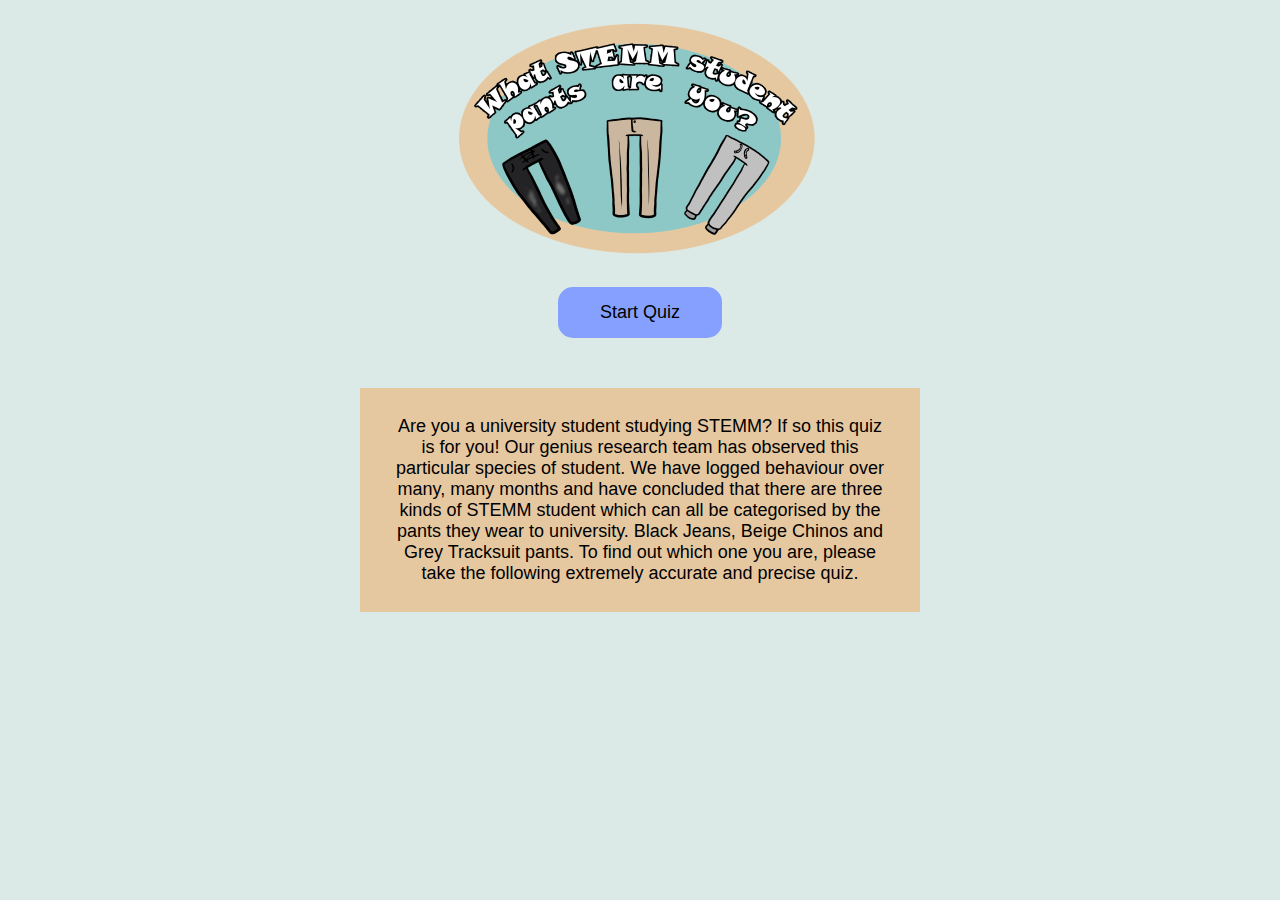
<file: index.html>
<!DOCTYPE html>
<html lang="en">
<head>
    <meta charset="UTF-8">
    <meta http-equiv="X-UA-Compatible" content="IE=edge">
    <meta name="viewport" content="width=device-width, initial-scale=1.0">
    <title>What STEMM student pants are you?</title>
    <link rel="stylesheet" href="style.css">
</head>
<body>
    <img class="centre" src="Logo.png" alt="What STEMM student pants are you? Logo">

    <a href="quiz.html" style="text-decoration: none;" id="startQuiz" class="button centre start">Start Quiz </a>

    <div id="container" class="intro"> 
        <p class="mainBody">Are you a university student studying STEMM? If so this quiz is for you! Our genius research team has observed this particular species of student.  
        We have logged behaviour over many, many months and have concluded that there are three kinds of STEMM student which can all be categorised by the pants they wear to university. 
        Black Jeans, Beige Chinos and Grey Tracksuit pants. To find out which one you are, please take the following extremely accurate and precise&nbsp;quiz. </p>
    </div>

    <script type="text/javascript" src="script.js"></script>

</body>
</html>
</file>
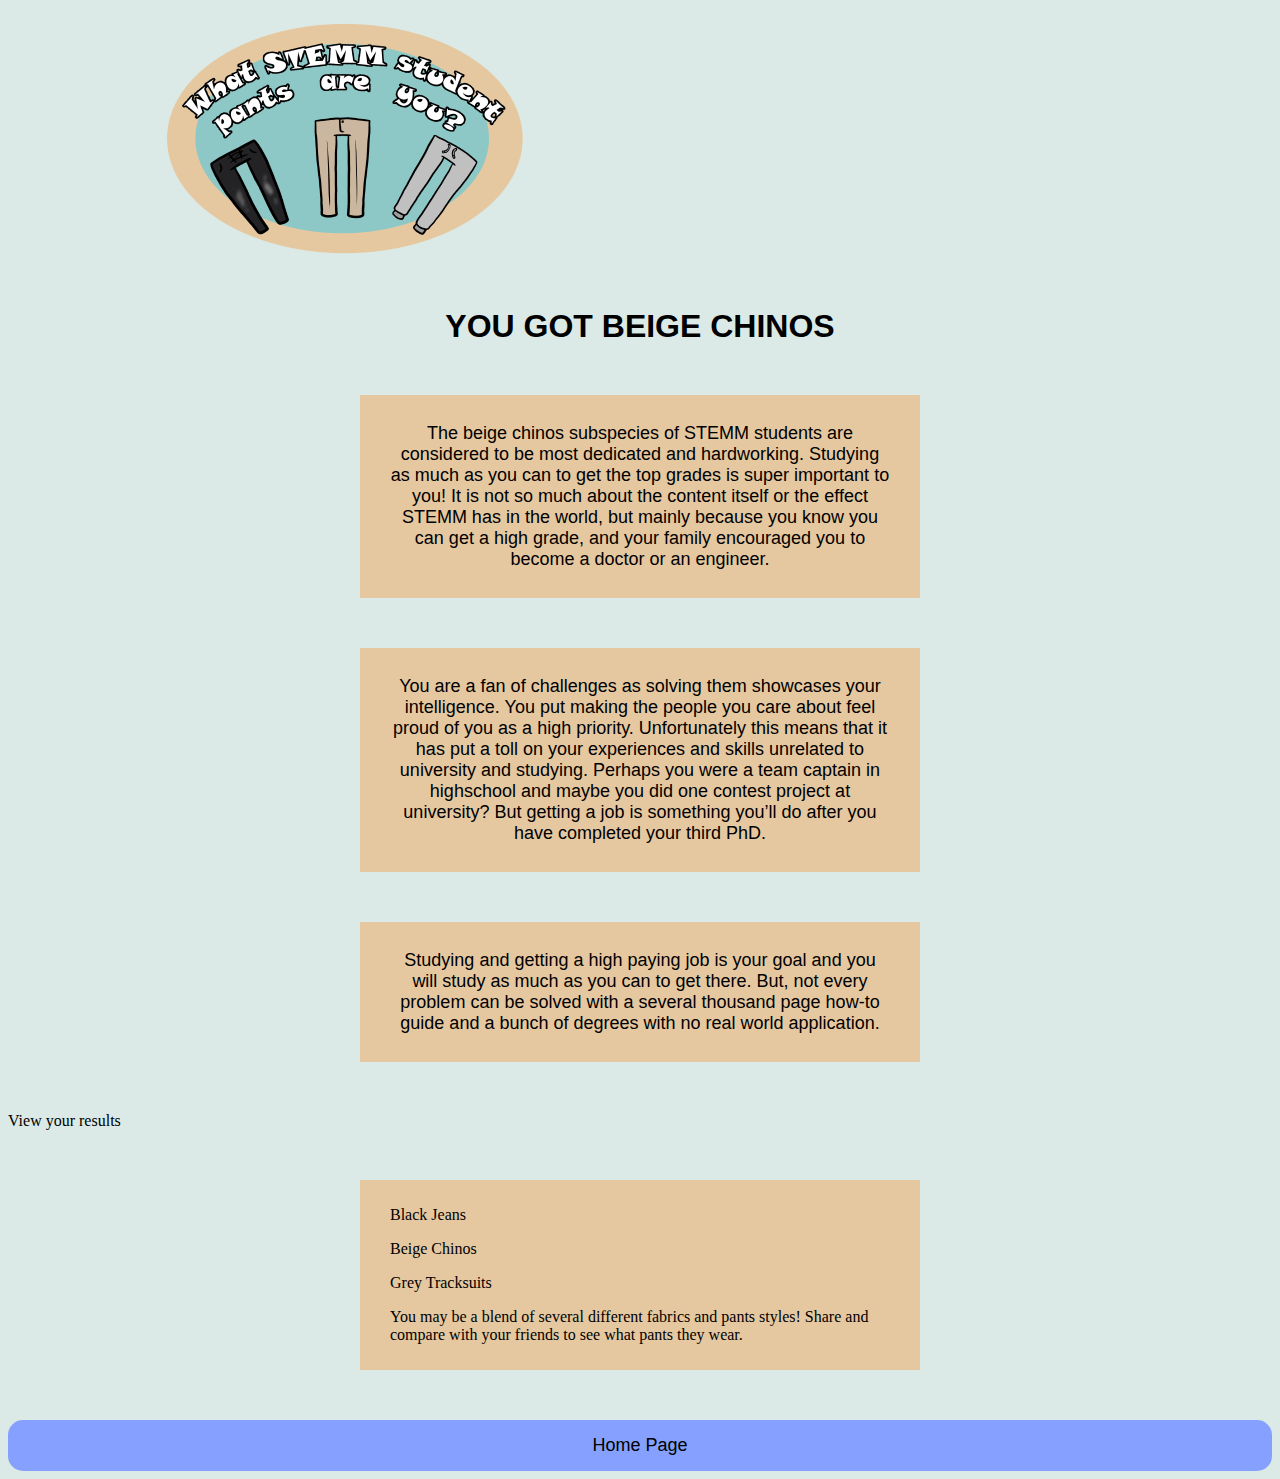
<file: chinos.html>
<!DOCTYPE html>
<html lang="en">
<head>
    <meta charset="UTF-8">
    <meta http-equiv="X-UA-Compatible" content="IE=edge">
    <meta name="viewport" content="width=device-width, initial-scale=1.0">
    <title>What STEMM student pants are you?</title>
    <link rel="stylesheet" href="style.css">
</head>
<body>
    <div class="results">
        <img class="cornerLogo" src="Logo.png" alt="What STEMM student pants are you? Logo">
        <h1>YOU GOT BEIGE CHINOS</h1>
        <div id="container" class="intro"> 
            <p class="mainBody">The beige chinos subspecies of STEMM students are considered to be most dedicated and hardworking. Studying as much as you can to get the top grades is super important to you! It is not so much about the content itself or the effect STEMM has in the world, but mainly because you know you can get a high grade, and your family encouraged you to become a doctor or an engineer. 
            </p>
        </div>
        <div id="container" class="intro"> 
            <p class="mainBody">You are a fan of challenges as solving them showcases your intelligence. You put making the people you care about feel proud of you as a high priority. Unfortunately this means that it has put a toll on your experiences and skills unrelated to university and studying. Perhaps you were a team captain in highschool and maybe you did one contest project at university? But getting a job is something you’ll do after you have completed your third PhD. 
            </p>
        </div>
        <div id="container" class="intro"> 
            <p class="mainBody">Studying and getting a high paying job is your goal and you will study as much as you can to get there. But, not every problem can be solved with a several thousand page how-to guide and a bunch of degrees with no real world application. 
            </p>
        </div>
    </div>

    <div class="centre">
        <p>View your results</p>
        <div id="container" class="intro"> 
            <p>Black Jeans <span id="j-results"></span></p>
            <p>Beige Chinos <span id="c-results"></span></p>
            <p>Grey Tracksuits <span id="t-results"></span></p>
            <p>You may be a blend of several different fabrics and pants styles!
                Share and compare with your friends to see what pants they wear.
            </p>
        </div>
    </div>

    <a href="index.html" style="text-decoration: none;" id="homePage" class="button centre">Home Page</a>

    <script type="text/javascript" src="script.js"></script>

</body>
</html>
</file>
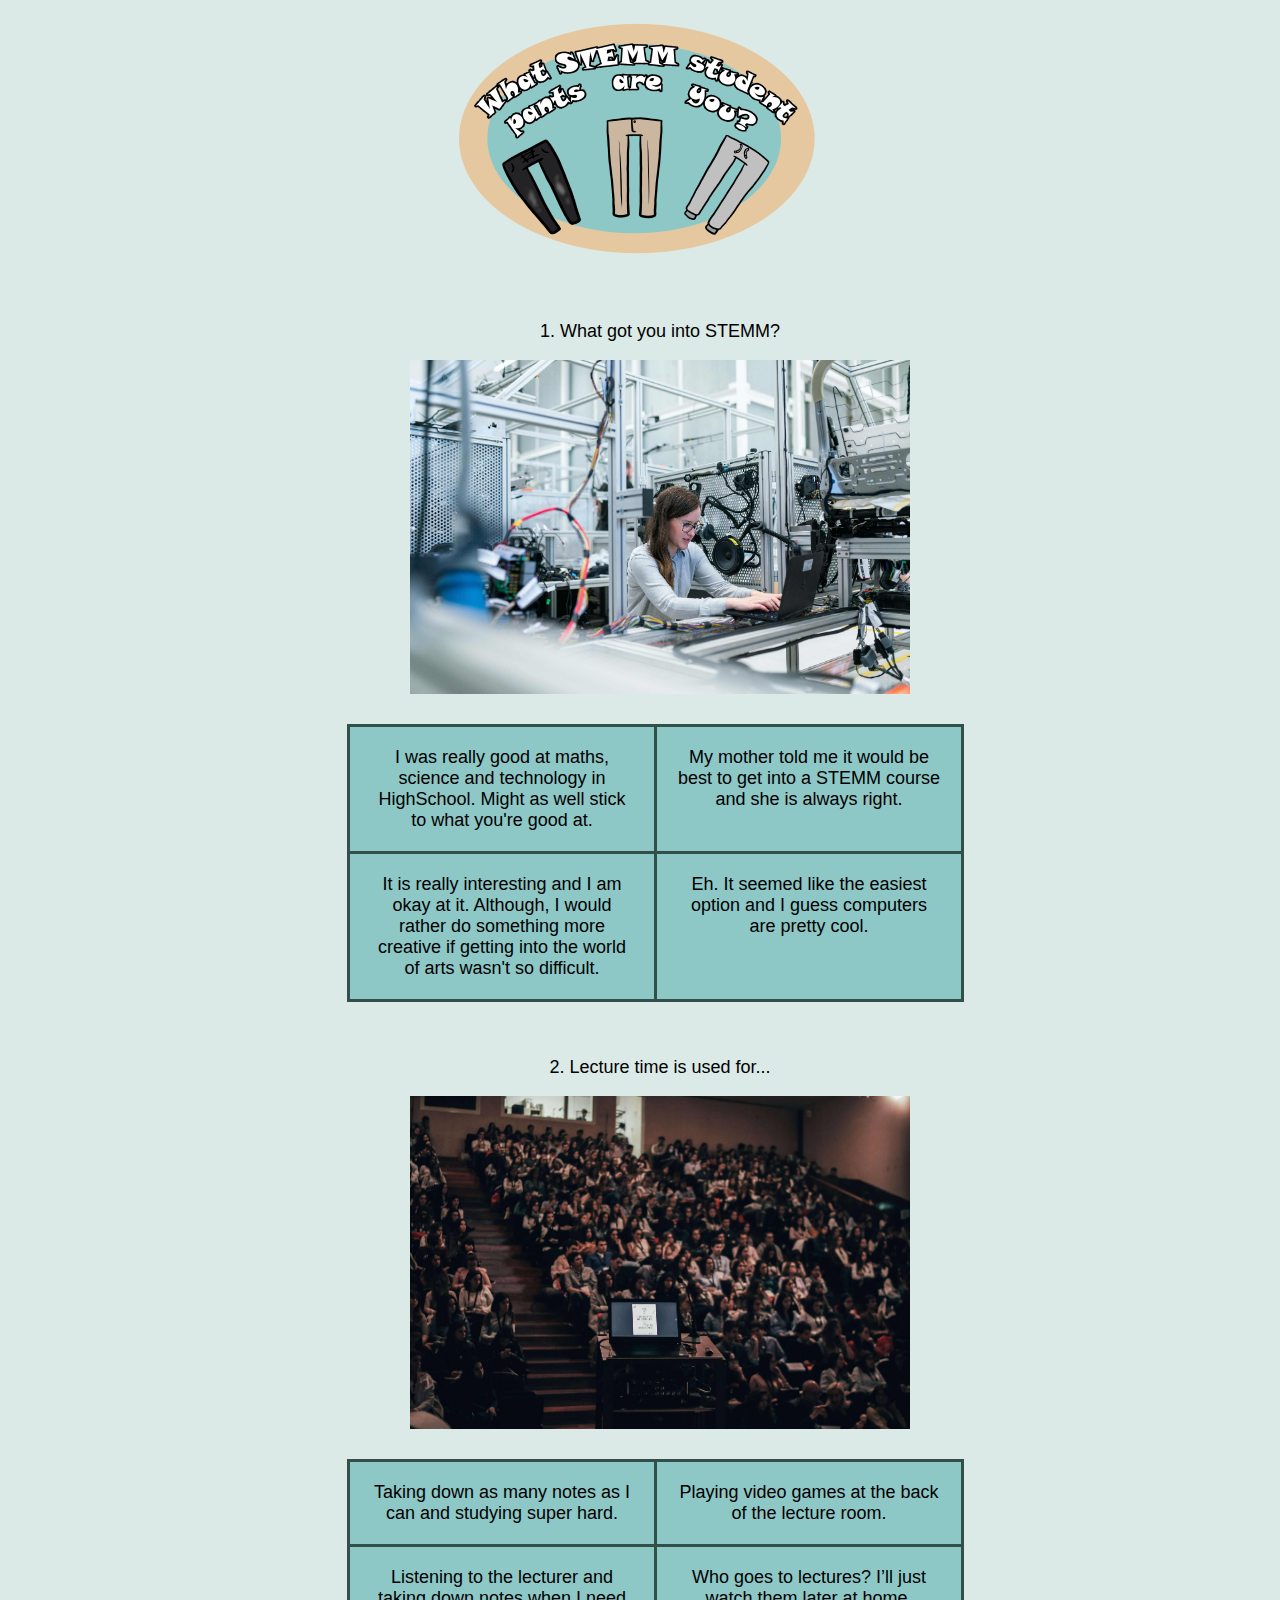
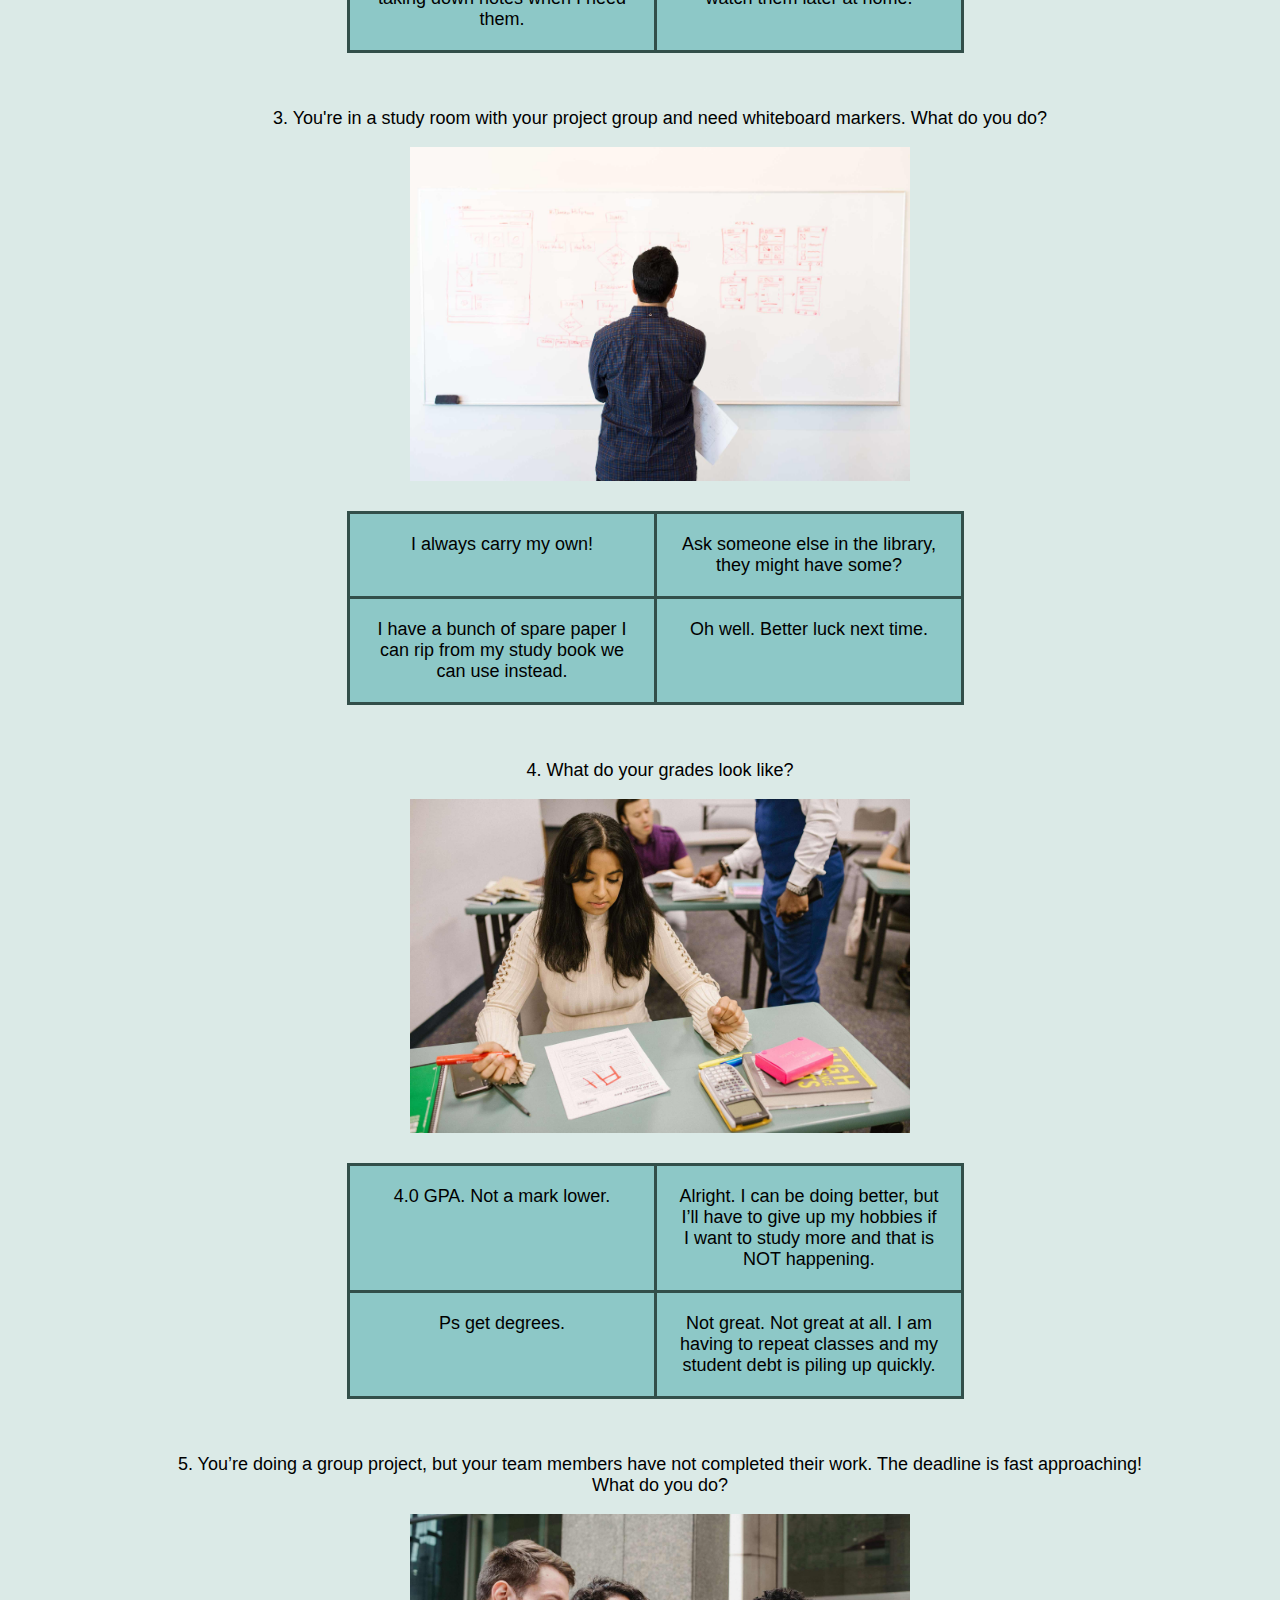
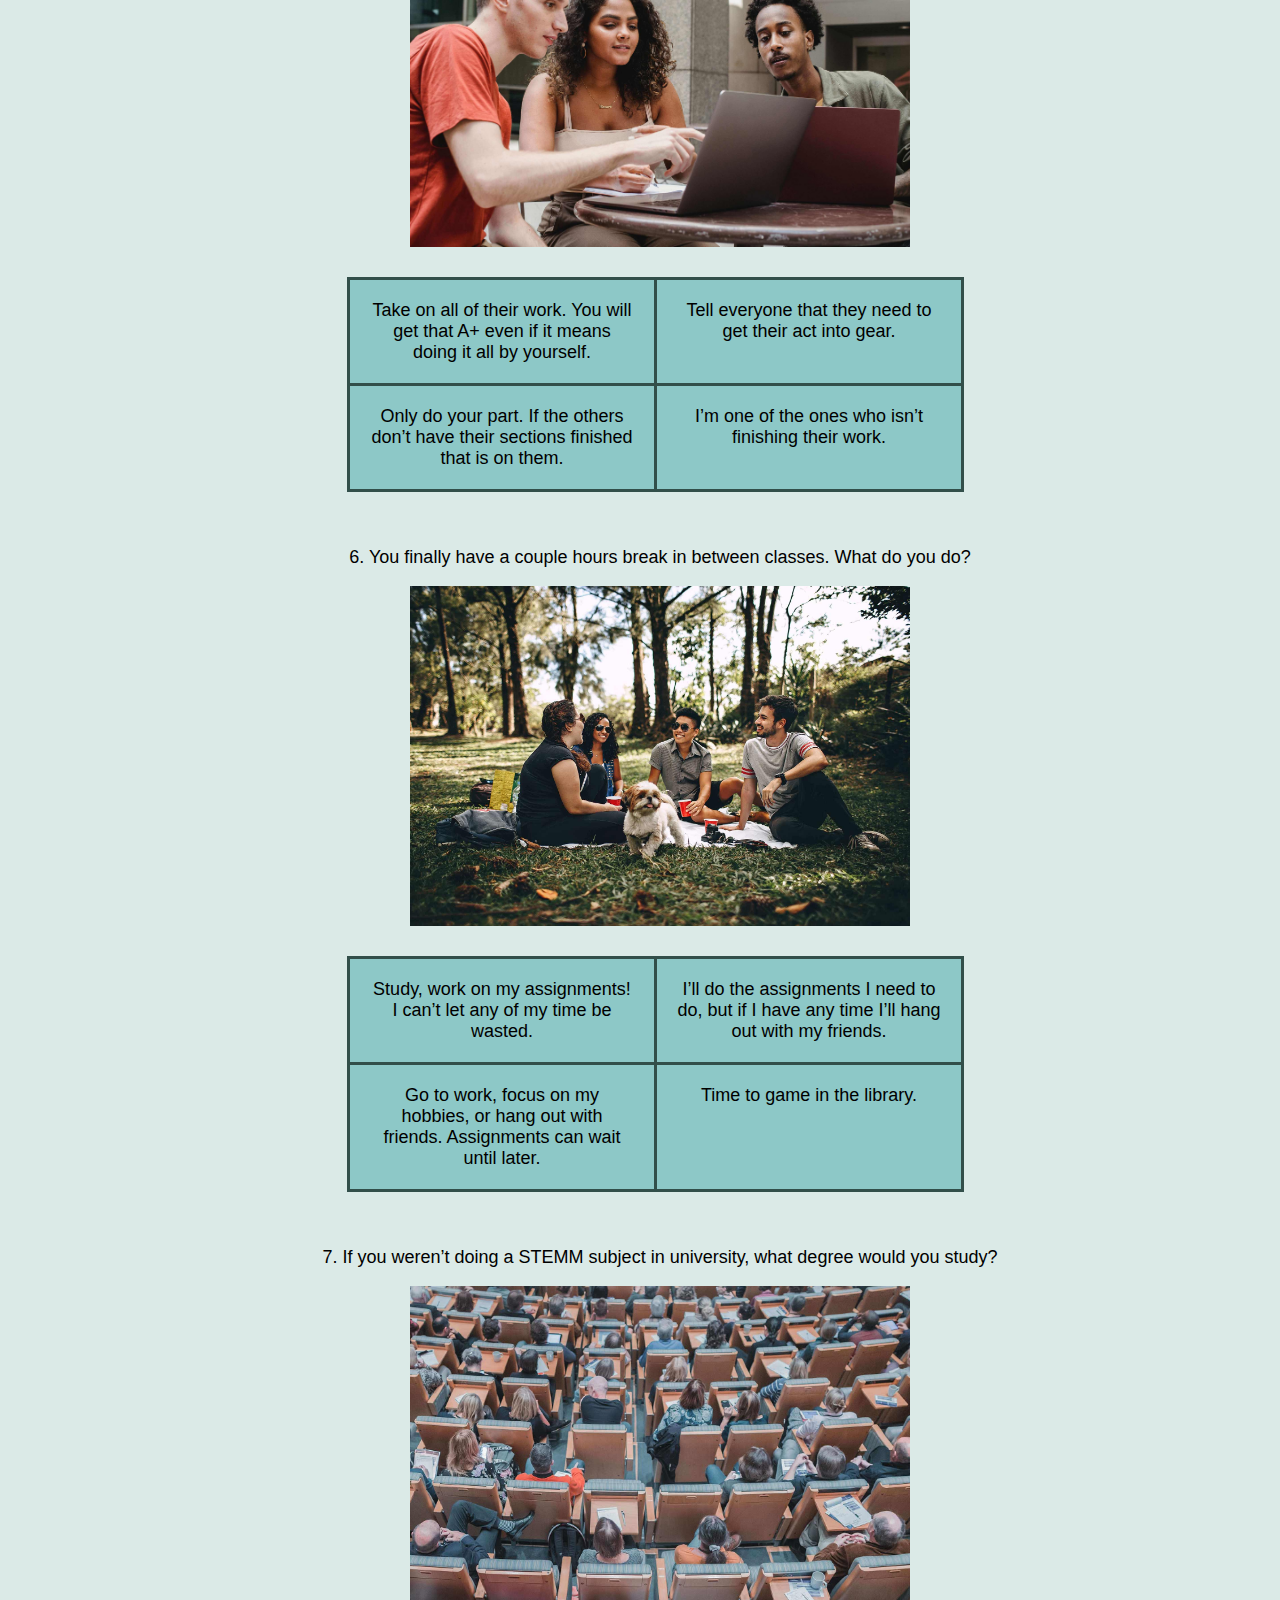
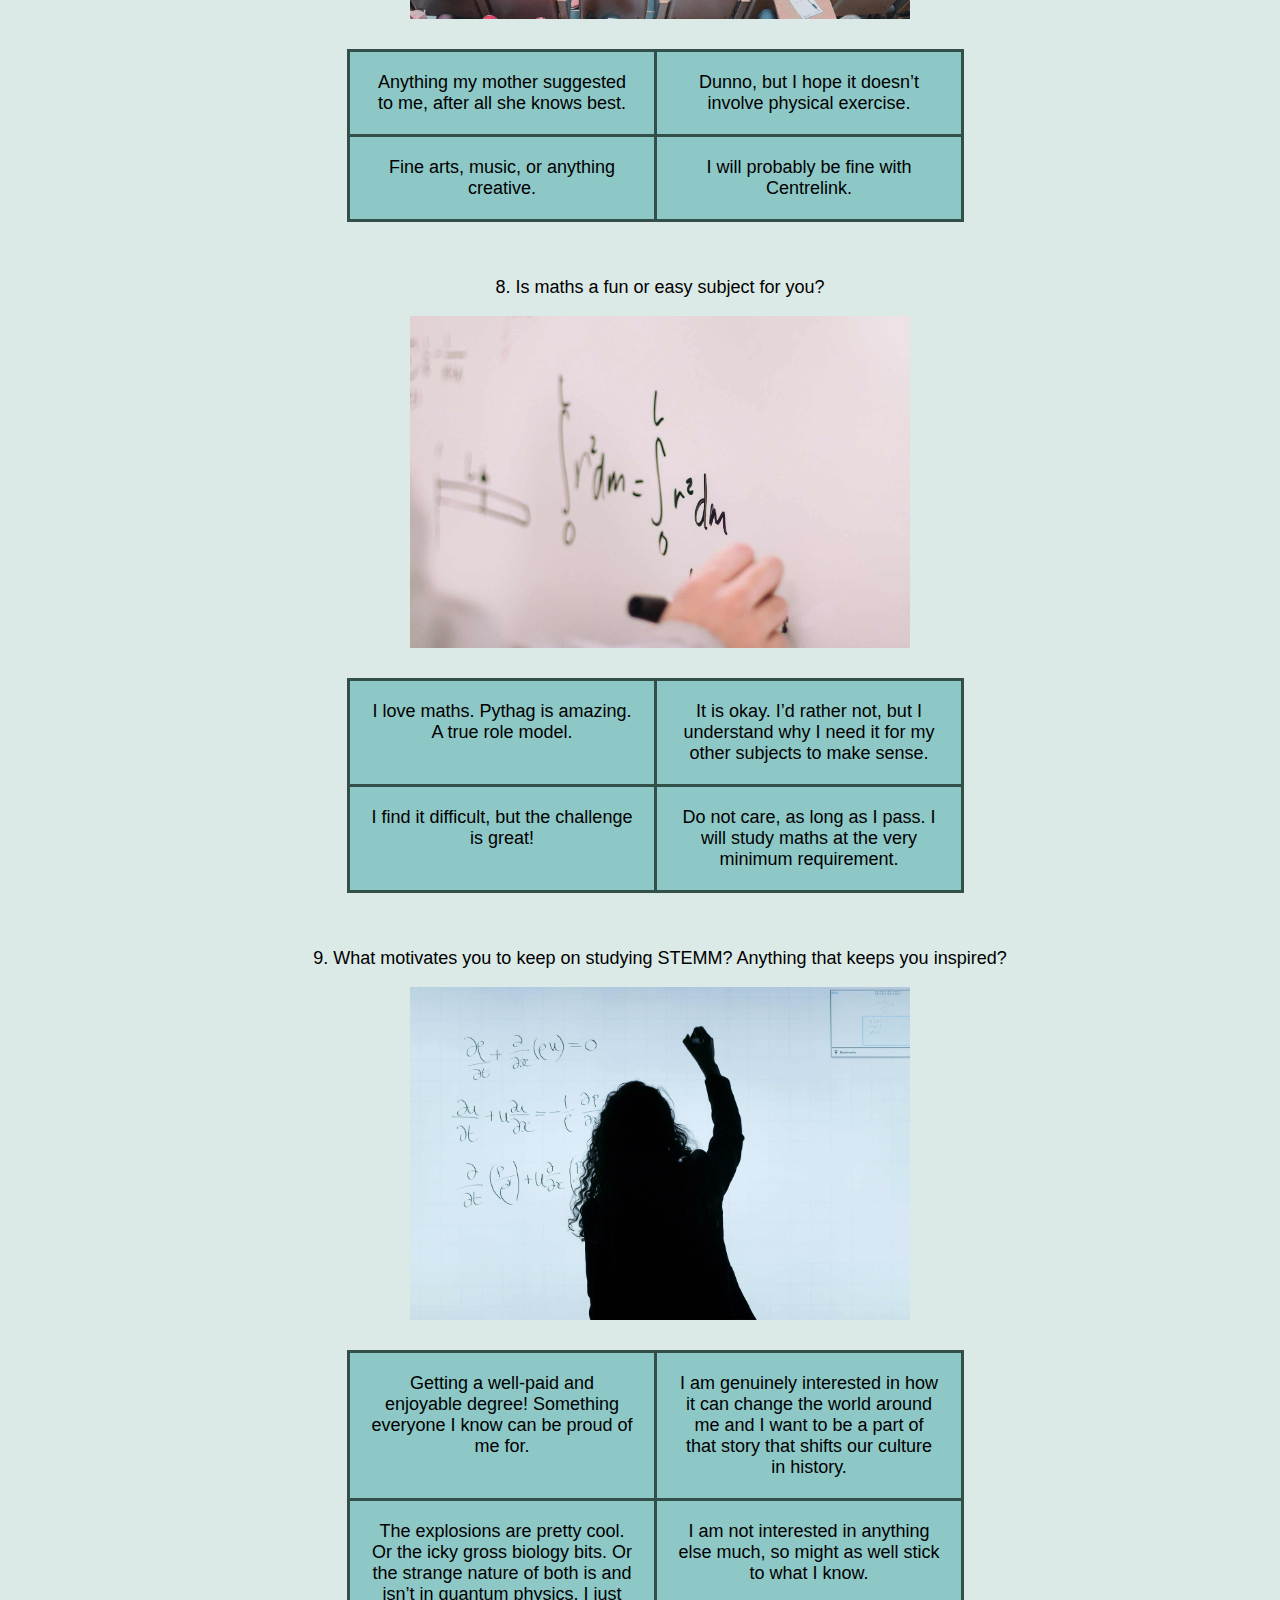
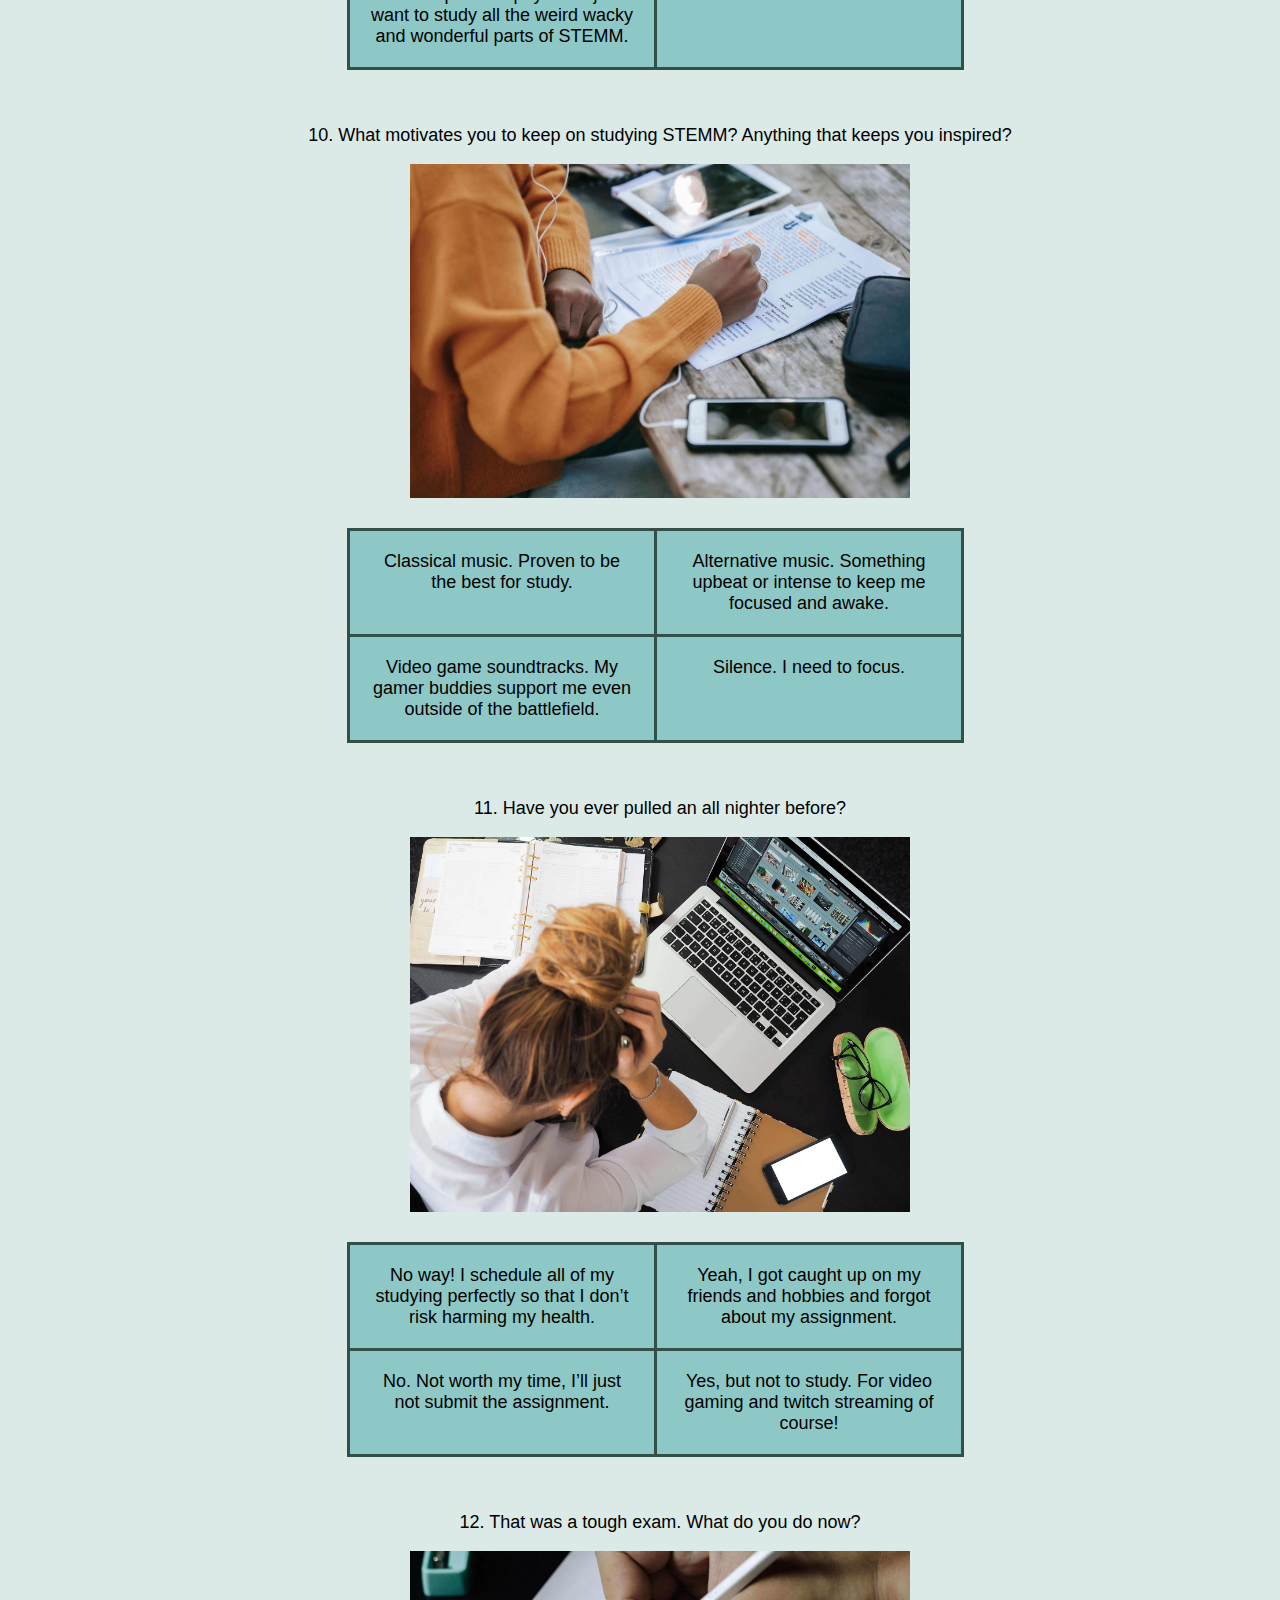
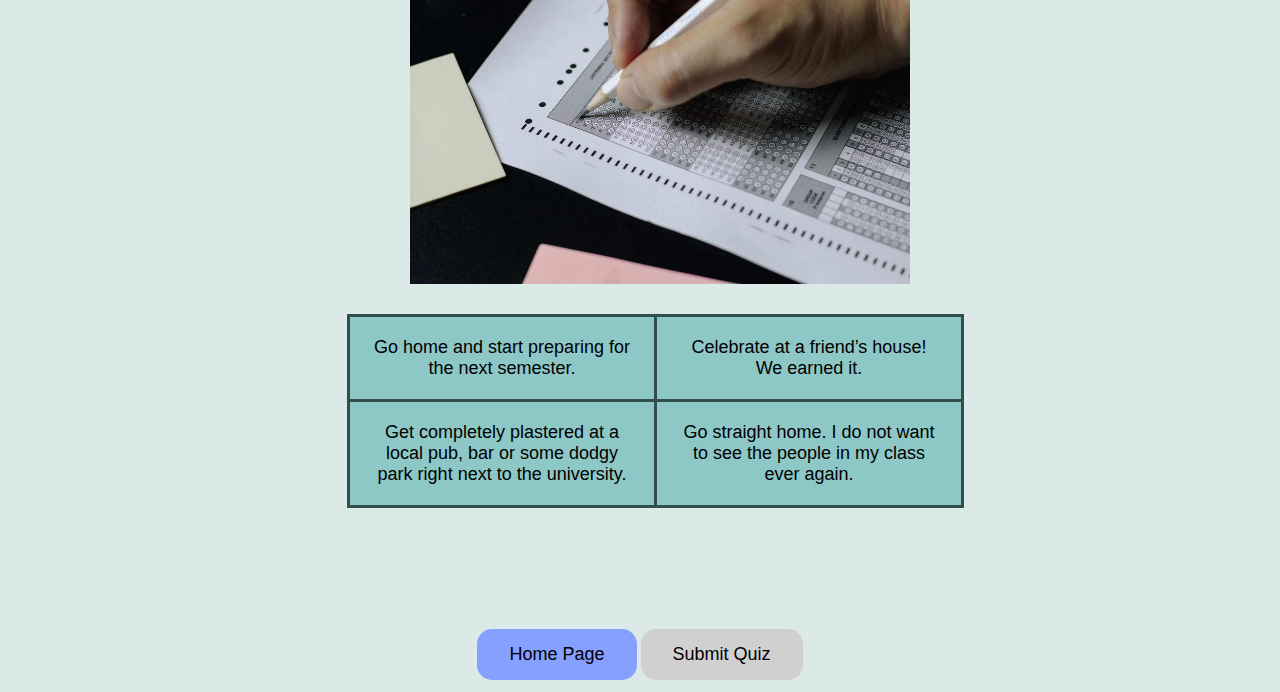
<file: quiz.html>
<!DOCTYPE html>
<html lang="en">
<head>
    <meta charset="UTF-8">
    <meta http-equiv="X-UA-Compatible" content="IE=edge">
    <meta name="viewport" content="width=device-width, initial-scale=1.0">
    <title>What STEMM student pants are you?</title>
    <link rel="stylesheet" href="style.css">
</head>
<body>
    <div class="quiz" id="quiz">
        <img class="centre" src="Logo.png" alt="What STEMM student pants are you? Logo">
        <!--questions-->
        <form id="quizAnswers" class="centre">
            <div class="question">
                <p>1.   What got you into STEMM? </p>
                <img class="quizImages" src="quiz-images2/question-one.jpg" alt="Scientist working on a laptop surrounded by technology.">
                <div class="radioboxes">
                    <input type="radio" value="c1" name="question-one" id="option-1a">
                    <label class="radiolabel" for="option-1a">I was really good at maths, science and technology in HighSchool. Might as well stick to what you're good at.</label>
                    <input type="radio" value="c2" name="question-one" id="option-1b">
                    <label class="radiolabel" for="option-1b">My mother told me it would be best to get into a STEMM course and she is always right.</label>
                    <input type="radio" value="j1" name="question-one" id="option-1c">
                    <label class="radiolabel" for="option-1c">It is really interesting and I am okay at it. Although, I would rather do something more creative if getting into the world of arts wasn't so difficult.</label>
                    <input type="radio" value="t1" name="question-one" id="option-1d">
                    <label class="radiolabel" for="option-1d">Eh. It seemed like the easiest option and I guess computers are pretty cool.</label>
                </div>
            </div>

            <div class="question">
                <p>2.   Lecture time is used for...</p>
                <img class="quizImages" src="quiz-images2/question-two.jpg" alt="A filled lecture hall with hundreds of students.">
                <div class="radioboxes">
                    <input type="radio" value="c1" name="question-two" id="option-2a">
                    <label class="radiolabel" for="option-2a">Taking down as many notes as I can and studying super hard.</label>
                    <input type="radio" value="t1" name="question-two" id="option-2b">
                    <label class="radiolabel" for="option-2b">Playing video games at the back of the lecture room.</label>
                    <input type="radio" value="j1" name="question-two" id="option-2c">
                    <label class="radiolabel" for="option-2c">Listening to the lecturer and taking down notes when I need them.</label>
                    <input type="radio" value="t2" name="question-two" id="option-2d">
                    <label class="radiolabel" for="option-2d">Who goes to lectures? I’ll just watch them later at home.</label>
                </div>
            </div>

            <div class="question">
                <p>3.   You're in a study room with your project group and need whiteboard markers. What do you do?</p>
                <img class="quizImages" src="quiz-images2/question-three.jpg" alt="A person looking at a concept on a whiteboard.">
                <div class="radioboxes">
                    <input type="radio" value="c1" name="question-three" id="option-3a">
                    <label class="radiolabel" for="option-3a">I always carry my own!</label>
                    <input type="radio" value="j1" name="question-three" id="option-3b">
                    <label class="radiolabel" for="option-3b">Ask someone else in the library, they might have some?</label>
                    <input type="radio" value="j2" name="question-three" id="option-3c">
                    <label class="radiolabel" for="option-3c">I have a bunch of spare paper I can rip from my study book we can use instead.</label>
                    <input type="radio" value="t1" name="question-three" id="option-3d">
                    <label class="radiolabel" for="option-3d">Oh well. Better luck next time.</label>
                </div>
            </div>

            <div class="question">
                <p>4.   What do your grades look like?</p>
                <img class="quizImages" src="quiz-images2/question-four.jpg" alt="A person recieving an A+ on their test scores.">
                <div class="radioboxes">
                    <input type="radio" value="c1" name="question-four" id="option-4a">
                    <label class="radiolabel" for="option-4a">4.0 GPA. Not a mark lower.</label>
                    <input type="radio" value="j1" name="question-four" id="option-4b">
                    <label class="radiolabel" for="option-4b">Alright. I can be doing better, but I’ll have to give up my hobbies if I want to study more and that is NOT happening.</label>
                    <input type="radio" value="t1" name="question-four" id="option-4c">
                    <label class="radiolabel" for="option-4c">Ps get degrees.</label>
                    <input type="radio" value="t2" name="question-four" id="option-4d">
                    <label class="radiolabel" for="option-4d">Not great. Not great at all. I am having to repeat classes and my student debt is piling up quickly.</label>
                </div>
            </div>


            <div class="question">
                <p>5. You’re doing a group project, but your team members have not completed their work. The deadline is fast approaching! What do you do?</p>
                <img class="quizImages" src="quiz-images2/question-five.jpg" alt="Three students working together on a laptop.">
                <div class="radioboxes">
                    <input type="radio" value="c2" name="question-five" id="option-5a">
                    <label class="radiolabel" for="option-5a">Take on all of their work. You will get that A+ even if it means doing it all by yourself.</label>
                    <input type="radio" value="c1" name="question-five" id="option-5b">
                    <label class="radiolabel" for="option-5b">Tell everyone that they need to get their act into gear.</label>
                    <input type="radio" value="j1" name="question-five" id="option-5c">
                    <label class="radiolabel" for="option-5c">Only do your part. If the others don’t have their sections finished that is on them.</label>
                    <input type="radio" value="t1" name="question-five" id="option-5d">
                    <label class="radiolabel" for="option-5d">I’m one of the ones who isn’t finishing their work.</label>
                </div>
            </div>

            <div class="question">
                <p>6. You finally have a couple hours break in between classes. What do you do?</p>
                <img class="quizImages" src="quiz-images2/question-six.jpg" alt="Four students having a picnic with a dog.">
                <div class="radioboxes">
                    <input type="radio" value="c1" name="question-six" id="option-6a">
                    <label class="radiolabel" for="option-6a">Study, work on my assignments! I can’t let any of my time be wasted.</label>
                    <input type="radio" value="j1" name="question-six" id="option-6b">
                    <label class="radiolabel" for="option-6b">I’ll do the assignments I need to do, but if I have any time I’ll hang out with my friends.</label>
                    <input type="radio" value="j2" name="question-six" id="option-6c">
                    <label class="radiolabel" for="option-6c">Go to work, focus on my hobbies, or hang out with friends. Assignments can wait until later.</label>
                    <input type="radio" value="t1" name="question-six" id="option-6d">
                    <label class="radiolabel" for="option-6d">Time to game in the library.</label>
                </div>
            </div>
            
            <div class="question">
                <p>7. If you weren’t doing a STEMM subject in university, what degree would you study?</p>
                <img class="quizImages" src="quiz-images2/question-seven.jpg" alt="A lecture hall filled wuth studets sitting down.">
                <div class="radioboxes">
                    <input type="radio" value="c1" name="question-seven" id="option-7a">
                    <label class="radiolabel" for="option-7a">Anything my mother suggested to me, after all she knows best.</label>
                    <input type="radio" value="t1" name="question-seven" id="option-7b">
                    <label class="radiolabel" for="option-7b">Dunno, but I hope it doesn’t involve physical exercise.</label>
                    <input type="radio" value="j1" name="question-seven" id="option-7c">
                    <label class="radiolabel" for="option-7c">Fine arts, music, or anything creative.</label>
                    <input type="radio" value="t2" name="question-seven" id="option-7d">
                    <label class="radiolabel" for="option-7d">I will probably be fine with Centrelink.</label>
                </div>
            </div>
                
            <div class="question">
                <p>8.   Is maths a fun or easy subject for you?</p>
                <img class="quizImages" src="quiz-images2/question-eight.jpg" alt="Maths intergrals written on a whiteboard.">
                <div class="radioboxes">
                    <input type="radio" value="c2" name="question-eight" id="option-8a">
                    <label class="radiolabel" for="option-8a">I love maths. Pythag is amazing. A true role model.</label>
                    <input type="radio" value="j1" name="question-eight" id="option-8b">
                    <label class="radiolabel" for="option-8b">It is okay. I’d rather not, but I understand why I need it for my other subjects to make sense.</label>
                    <input type="radio" value="c1" name="question-eight" id="option-8c">
                    <label class="radiolabel" for="option-8c">I find it difficult, but the challenge is great!</label>
                    <input type="radio" value="t1" name="question-eight" id="option-8d">
                    <label class="radiolabel" for="option-8d">Do not care, as long as I pass. I will study maths at the very minimum requirement.</label>
                </div>
            </div>


            <div class="question">
                <p>9. What motivates you to keep on studying STEMM? Anything that keeps you inspired?</p>
                <img class="quizImages" src="quiz-images2/question-nine.jpg" alt="A person writing up derivatives on a whiteboard.">
                <div class="radioboxes">
                    <input type="radio" value="c1" name="question-nine" id="option-9a">
                    <label class="radiolabel" for="option-9a">Getting a well-paid and enjoyable degree! Something everyone I know can be proud of me for.</label>
                    <input type="radio" value="j1" name="question-nine" id="option-9b">
                    <label class="radiolabel" for="option-9b">I am genuinely interested in how it can change the world around me and I want to be a part of that story that shifts our culture in history.</label>
                    <input type="radio" value="j2" name="question-nine" id="option-9c">
                    <label class="radiolabel" for="option-9c">The explosions are pretty cool. Or the icky gross biology bits. Or the strange nature of both is and isn’t in quantum physics. I just want to study all the weird wacky and wonderful parts of STEMM.</label>
                    <input type="radio" value="t1" name="question-nine" id="option-9d">
                    <label class="radiolabel" for="option-9d">I am not interested in anything else much, so might as well stick to what I know.</label>
                </div>
            </div>
   

            <div class="question">
                <p>10. What motivates you to keep on studying STEMM? Anything that keeps you inspired?</p>
                <img class="quizImages" src="quiz-images2/question-ten.jpg" alt="A person using a highlighter and studying.">
                <div class="radioboxes">
                    <input type="radio" value="c1" name="question-ten" id="option-10a">
                    <label class="radiolabel" for="option-10a">Classical music. Proven to be the best for study.</label>
                    <input type="radio" value="j1" name="question-ten" id="option-10b">
                    <label class="radiolabel" for="option-10b">Alternative music. Something upbeat or intense to keep me focused and awake.</label>
                    <input type="radio" value="j2" name="question-ten" id="option-10c">
                    <label class="radiolabel" for="option-10c">Video game soundtracks. My gamer buddies support me even outside of the battlefield.</label>
                    <input type="radio" value="t1" name="question-ten" id="option-10d">
                    <label class="radiolabel" for="option-10d">Silence. I need to focus.</label>
                </div>
            </div>
              

            <div class="question">
                <p>11. Have you ever pulled an all nighter before?</p>
                <img class="quizImages" src="quiz-images2/question-eleven.jpg" alt="A person with messy hair looking stressed over a laptop.">
                <div class="radioboxes">
                    <input type="radio" value="c1" name="question-eleven" id="option-11a">
                    <label class="radiolabel" for="option-11a">No way! I schedule all of my studying perfectly so that I don’t risk harming my health.</label>
                    <input type="radio" value="j1" name="question-eleven" id="option-11b">
                    <label class="radiolabel" for="option-11b">Yeah, I got caught up on my friends and hobbies and forgot about my assignment.</label>
                    <input type="radio" value="t1" name="question-eleven" id="option-11c">
                    <label class="radiolabel" for="option-11c">No. Not worth my time, I’ll just not submit the assignment.</label>
                    <input type="radio" value="t2" name="question-eleven" id="option-11d">
                    <label class="radiolabel" for="option-11d">Yes, but not to study. For video gaming and twitch streaming of course!</label>
                </div>
            </div>
               

            <div class="question">
                <p>12. That was a tough exam. What do you do now?</p>
                <img class="quizImages" src="quiz-images2/question-twelve.jpg" alt="An exam.">
                <div class="radioboxes">
                    <input type="radio" value="c1" name="question-twelve" id="option-12a">
                    <label class="radiolabel" for="option-12a">Go home and start preparing for the next semester.</label>
                    <input type="radio" value="j1" name="question-twelve" id="option-12b">
                    <label class="radiolabel" for="option-12b">Celebrate at a friend’s house! We earned it.</label>
                    <input type="radio" value="j2" name="question-twelve" id="option-12c">
                    <label class="radiolabel" for="option-12c">Get completely plastered at a local pub, bar or some dodgy park right next to the university.</label>
                    <input type="radio" value="t1" name="question-twelve" id="option-12d">
                    <label class="radiolabel" for="option-12d">Go straight home. I do not want to see the people in my class ever again.</label>
                </div>
            </div>
        </form>

        <!--buttons for homepage or submit quiz-->

        <div class="buttons">
            <a href="index.html" style="text-decoration: none;" id="homePage" class="button">Home Page</a>
            <button id="submit" class="button" disabled>Submit Quiz</button>
        </div>
    </div>

    <!--results for chinos-->

    <div class="results" id="chinos" hidden>
        <img class="cornerLogo" src="Logo.png" alt="What STEMM student pants are you? Logo">
        <h1>You got beige chinos</h1>
        <img class="resultsImage" src="results_c.png" alt="Beige Chinos.">
        <div id="container" class="resultsCopy1"> 
            <p class="mainBody">The beige chinos subspecies of STEMM students are considered to be most dedicated and hardworking. Studying as much as you can to get the top grades is super important to you! How STEMM has an effect on the world around you is intriguing. You also know you can get a high grade, and your family encouraged you to become a doctor or an engineer which aided your motivation.
            </p>
        </div>
        <div id="container" class="resultsCopy"> 
            <p class="mainBody">You are a fan of challenges as solving them showcases your intelligence. You put making the people you care about feel proud of you as a high priority. Unfortunately this means that it has put a toll on your experiences and skills your guardians may not value. Perhaps you were a team captain in highschool and maybe you did one contest project at university? But getting a job is something you’ll do after you have completed your third PhD. 
            </p>
        </div>
        <div id="container" class="resultsCopy"> 
            <p class="mainBody">Studying and getting a high paying job is your goal and you will study as much as you can to get there. Sadly, not every problem can be solved with a several thousand page how-to guide. But hey, at least you will have a massive paycheck at the end of the day.
            </p>
        </div>

    </div>

    <!--results for jeans-->

    <div class="results" id="jeans" hidden>
        <img class="cornerLogo" src="Logo.png" alt="What STEMM student pants are you? Logo">
        <h1>You got black jeans!</h1>
        <img class="resultsImage" src="results_j.png" alt="Black Jeans.">
        <div id="container" class="resultsCopy1"> 
            <p class="mainBody">The black jeans subspecies of STEMM students are considered to be the most creative and innovative type of student. Commonly mistaken for an arts student, sciences and technology still spark your interest as what would a world of numbers be nothing but a work of art. After all, it is widely regarded that science and arts go hand in hand. 
            </p>
        </div>
        <div id="container" class="resultsCopy"> 
            <p class="mainBody">You are a fan of unconventional problem solving as the world around you is very intriguing and you are keen to see where you can make a change. Doing so in a fun and innovative way inspires you to continue working towards your STEMM future. Despite this, you have a lot of other commitments being a variety of hobbies, a part-time job, volunteering and a social bubble. Unfortunately, this means that your STEMM studies keep on getting pushed down the priority list. 
                </p>
        </div>
        <div id="container" class="resultsCopy"> 
            <p class="mainBody">Sure you are interested and you see how STEMM can aid a lot of your future creative dreams, but at the end of the day if there was an easy way to do the same via something more expressive than you would have done so instead. This may hinder your dedication to your future career, and no matter what job you will achieve you will never be able to fully fulfil your need for innovation and fixing every problem you see in the most flashy way possible. 
            </p>
        </div>

    </div>

    <!--results for tracksuits-->

    <div class="results" id="tracksuits" hidden>
        <img class="cornerLogo" src="Logo.png" alt="What STEMM student pants are you? Logo">
        <h1>You got grey tracksuit pants!</h1>
        <img class="resultsImage" src="results_t.png" alt="Grey Tracksuits.">
        <div id="container" class="resultsCopy1"> 
            <p class="mainBody">The grey tracksuit pants subspecies of STEMM students are considered to be the most laid back. You may appear to be uninterested and unmotivated but the truth is that you are just contempt with going with the flow. If you can get your degree and a decent job that is all you’ll need. You naturally find a lot of the problems and content very easy, so why not study something that makes sense to you?</p>
        </div>
        <div id="container" class="resultsCopy"> 
            <p class="mainBody">You enjoy the content of STEMM as you find that a lot of the theory lines up with the topics you would normally be interested in outside of study. However, your primary interest lies with mucking around internet forums, video games and cartoons. But you know that in order to chillax in your room leveling up you will need to be able to feed yourself eventually.</p>
        </div>
        <div id="container" class="resultsCopy"> 
            <p class="mainBody">You don’t have a significant ambition or drive to a particular future career. As long as you get paid enough to live and still have enough time to watch your Netflix list then you will be more than content. 
            </p>
        </div>

    </div>

    <!--results for multiple-->

    <div class="results" id="multiple" hidden>
        <img class="cornerLogo" src="Logo.png" alt="What STEMM student pants are you? Logo">
        <h1>You got multiple pants!</h1>
        <div id="container" class="intro"> 
            <p class="mainBody">Looks like you have a big wardrobe.</p>
        </div>

    </div>

    <!-- numbered results and buttons-->

    <div id="results" class="resultsModule" hidden>
        <h2>View your results</h2>
        <div class="resultsBigBox"> 
            <div class="horizontal">
                <p>Black Jeans</p>
                <p class ="resultsBox"><span id="j-results"></span></p>
            </div>
            <div class="horizontal">
                <p>Beige Chinos</p>
                <p class ="resultsBox"><span id="c-results"></span></p>
            </div>
            <div class="horizontal">
                <p>Grey Tracksuits</p>
                <p class ="resultsBox"><span id="t-results"></span></p>
            </div>
            <p>You may be a blend of several different fabrics and pants styles!
                Share and compare with your friends to see what pants they wear.
            </p>
        </div>
        <a href="index.html" style="text-decoration: none;" id="homePage" class="button">Home Page</a>
    </div>

    <script type="text/javascript" src="script.js"></script>
</body>
</html>
</file>
<file: style.css>
/*radio inputs*/
input[type="radio"]{
  display: none;
}

input[type="radio"] + label{
  padding: 20px;
  cursor: pointer;
  font-size: 18px;
  -webkit-user-select: none;
  -moz-user-select: none;
  -ms-user-select: none;
  user-select: none;
  background-color: #8DC8C7;
  font-family:'Gill Sans', 'Gill Sans MT', Calibri, 'Trebuchet MS', sans-serif;
  border: 3px solid #324F4A;
  box-sizing:border-box;
  margin-left: -3px;
  margin-bottom: -3px;
}

input[type="radio"]:hover + label{
  padding: 20px;
  cursor: pointer;
  font-size: 18px;
  -webkit-user-select: none;
  -moz-user-select: none;
  -ms-user-select: none;
  user-select: none;
  background-color: #B3CFCF;
  font-family:'Gill Sans', 'Gill Sans MT', Calibri, 'Trebuchet MS', sans-serif;
  border: 3px solid #505050;
  box-sizing:border-box;
  margin-left: -3px;
  margin-bottom: -3px;
}

input[type="radio"]:checked + label{
  padding: 20px;
  cursor: pointer;
  font-size: 18px;
  -webkit-user-select: none;
  -moz-user-select: none;
  -ms-user-select: none;
  user-select: none;
  background-color: #F8DEBC;
  font-family:'Gill Sans', 'Gill Sans MT', Calibri, 'Trebuchet MS', sans-serif;
  border: 3px solid #8D695E;
  box-sizing:border-box;
  margin-left: -3px;
  margin-bottom: -3px;
}

.radioboxes{
  width: 620px;
  margin: 0 auto;
  display: flex;
  flex-direction: row;
  flex-wrap: wrap;
}

.radiolabel{
  width: 50%;
  display: block;
}


body {
  background-color: #DBEAE7;
}


.quiz {
  max-width: 1000px;
  margin: 0 auto;
}

.results {
  max-width: 1000px;
  margin: 0 auto;
}

/*buttons*/
.button:hover, .button:focus, .button:active{
  background-color: #D4DEFF;
}

.button:disabled, button[disabled]{
  background-color: #D0D0D0;
  cursor: not-allowed;
}

.buttons {
  display: flex;
  flex-direction: row;
  justify-content: center;
  margin-top: 10%;
}

.start{
  width: 100px; 
}

.button {
  background-color: #85A0FF;
  border: none;
  color: black;
  padding: 15px 32px;
  border-radius: 15px;
  text-align: center;
  display: inline-block;
  font-size: 16px;
  margin: 4px 2px;
  cursor: pointer;
  font-size: 18px;
  text-align: center;
  font-family:'Gill Sans', 'Gill Sans MT', Calibri, 'Trebuchet MS', sans-serif
}

.centre {
  display: block;
  margin-left: auto;
  margin-right: auto;
}

.quizImages {
  width: 50%;
  margin: 0 auto;
  position: relative;
  display: block;
  padding-bottom: 30px;
}

.intro {
  width: 500px;
  margin: 50px auto;
  background-color: #E6C8A0;
  padding: 10px 30px;
}

h1 {
  text-align: center;
  font-family:'Gill Sans', 'Gill Sans MT', Calibri, 'Trebuchet MS', sans-serif;
}
.mainBody {
  font-size: 18px;
  text-align: center;
  font-family:'Gill Sans', 'Gill Sans MT', Calibri, 'Trebuchet MS', sans-serif;
}

.question {
  font-size: 18px;
  text-align: center;
  font-family:'Gill Sans', 'Gill Sans MT', Calibri, 'Trebuchet MS', sans-serif;
  width: 100%;
  position:relative;
  padding: 20px;
}

.inputs {
  width: 100%;
  position: absolute;
  bottom: 0;
  margin-left: 12%;
}

.resultsBigBox {
  width: 500px;
  margin: 50px auto;
  background-color: #E6C8A0;
  padding: 10px 30px;
  overflow: hidden;
}

.resultsBox {
  width: 75px;
  height: 30px;
  background-color: #8DC8C7;
  border: 5px solid #324F4A;
  text-align: center;
  vertical-align: middle;
  font-size: 18px;
  font-family:'Gill Sans', 'Gill Sans MT', Calibri, 'Trebuchet MS', sans-serif;
  margin: 0 auto;
  padding-top: 10px;
}

.resultsModule {
  max-width: 1000px;
  margin: 0 auto;
  font-size: 18px;
  text-align: center;
  font-family:'Gill Sans', 'Gill Sans MT', Calibri, 'Trebuchet MS', sans-serif;
}

.horizontal{
  display: inline-block;
  padding-left: 50px;
  padding-right: 50px;
}

.resultsImage{
  width: 20%;
  float: right;
  box-sizing: border-box;
  margin-left: -200px;
  margin-right: 200px;
  margin-top: 20px;
}


.resultsCopy {
  width: 500px;
  margin: 50px auto;
  background-color: #E6C8A0;
  padding: 10px 30px;
  overflow: hidden;
}

.resultsCopy1 {
  width: 300px;
  margin: 50px auto;
  background-color: #E6C8A0;
  padding: 10px 30px;
  overflow: hidden;
}
</file>
